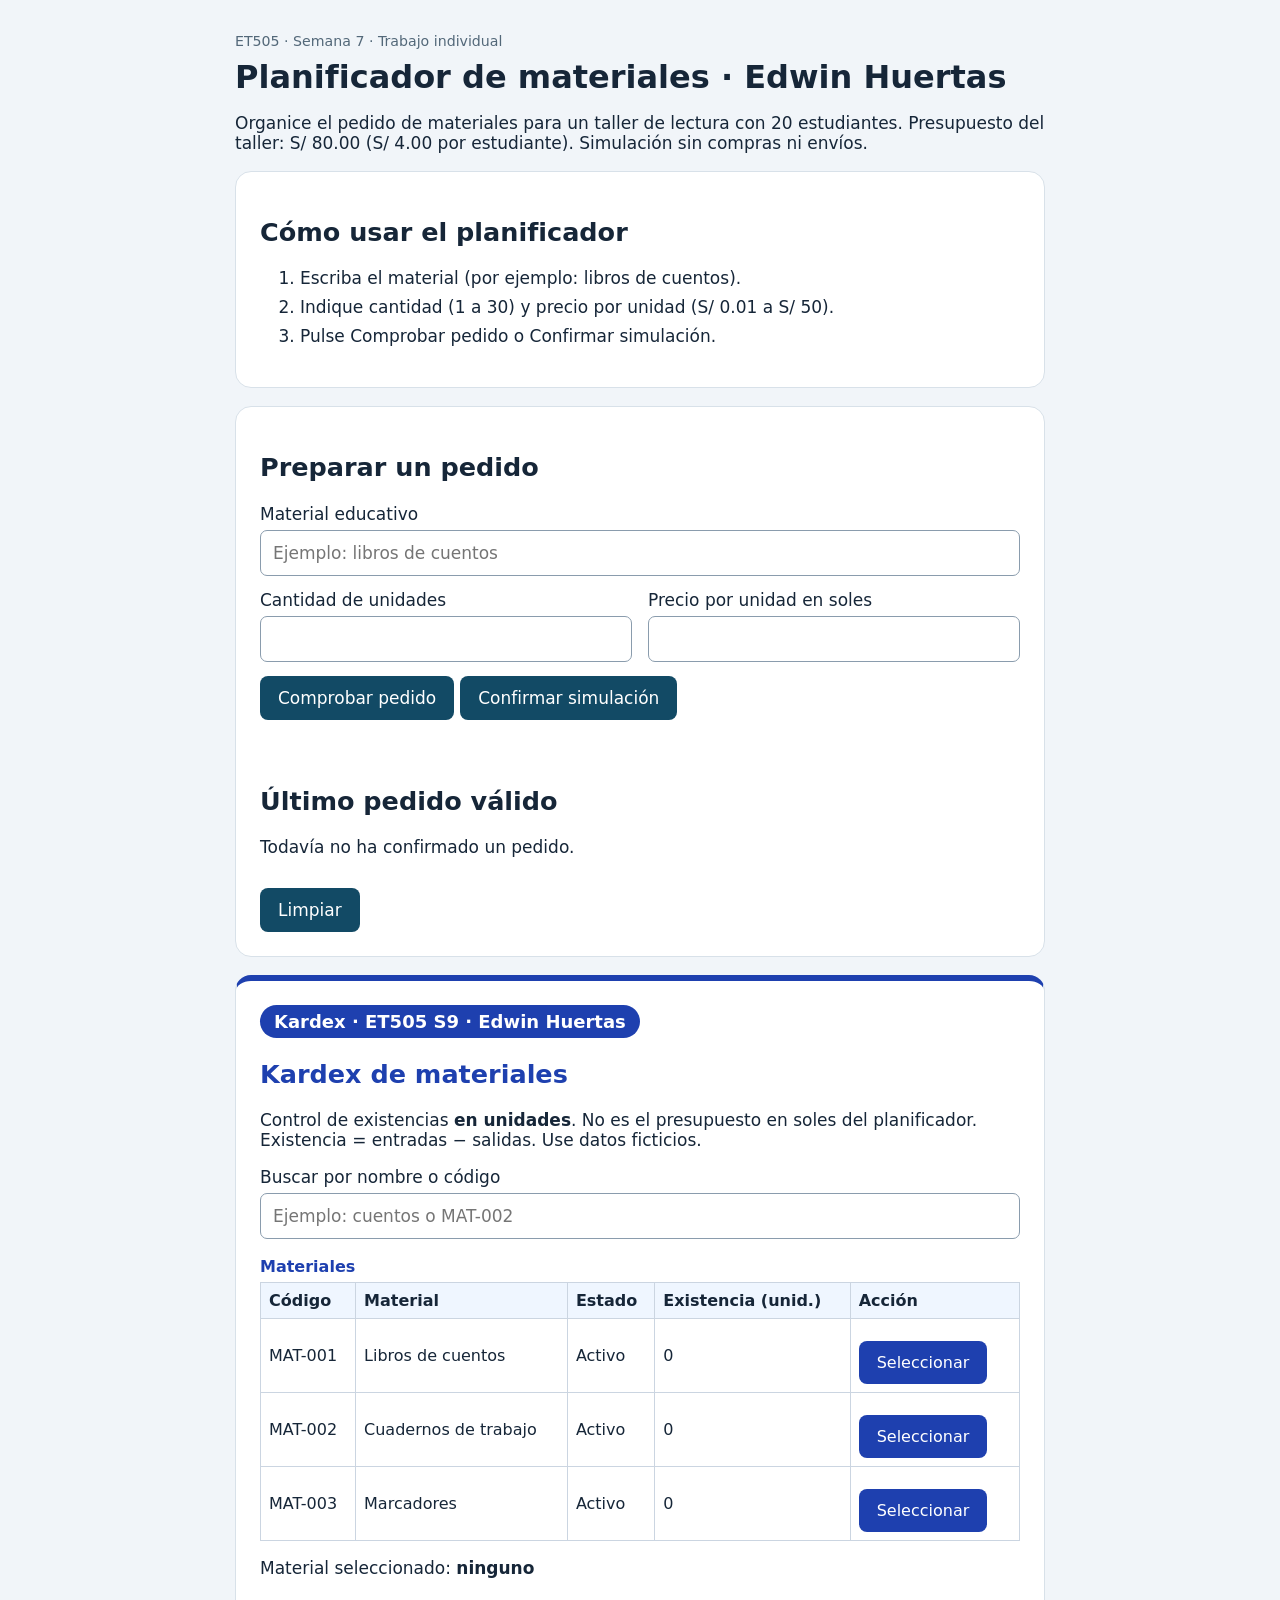
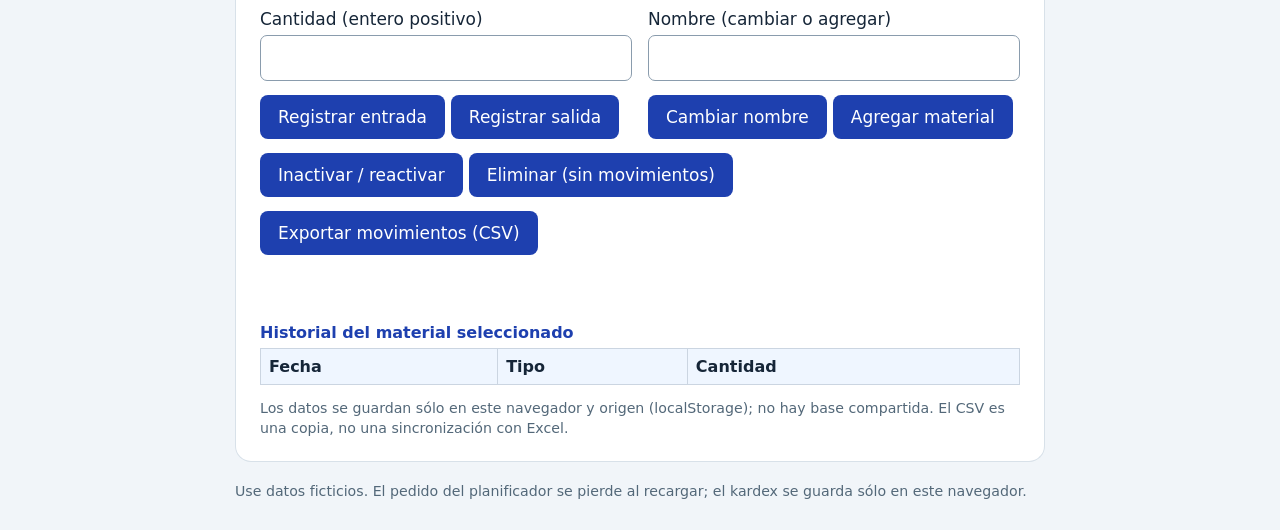
<file: index.html>
<!doctype html>
<html lang="es"><head><meta charset="utf-8"><meta name="viewport" content="width=device-width,initial-scale=1"><title>Planificador de materiales · Edwin Huertas</title>
<link rel="stylesheet" href="styles.css"><link rel="stylesheet" href="personalizacion.css"></head>
<body><main><small>ET505 · Semana 7 · Trabajo individual</small><h1>Planificador de materiales · Edwin Huertas</h1><p>Organice el pedido de materiales para un taller de lectura con 20 estudiantes. Presupuesto del taller: S/ 80.00 (S/ 4.00 por estudiante). Simulación sin compras ni envíos.</p>
<section><h2>Cómo usar el planificador</h2><ol><li>Escriba el material (por ejemplo: libros de cuentos).</li><li>Indique cantidad (1 a 30) y precio por unidad (S/ 0.01 a S/ 50).</li><li>Pulse Comprobar pedido o Confirmar simulación.</li></ol></section>
<section><h2>Preparar un pedido</h2><form id="formulario" novalidate><label for="material">Material educativo</label><input id="material" maxlength="60" placeholder="Ejemplo: libros de cuentos" autocomplete="off"><div class="grid"><div><label for="cantidad">Cantidad de unidades</label><input id="cantidad" type="number" min="1" max="30" step="1"></div><div><label for="precio">Precio por unidad en soles</label><input id="precio" type="number" min="0.01" max="50" step="0.01"></div></div><button id="comprobar" type="button">Comprobar pedido</button><button type="submit">Confirmar simulación</button><p id="mensaje" role="status" aria-live="polite" aria-atomic="true" tabindex="-1"></p></form><h2>Último pedido válido</h2><p id="vacio">Todavía no ha confirmado un pedido.</p><div id="ficha" hidden></div><button id="limpiar" type="button">Limpiar</button></section><section id="kardex" class="kardex">
<span class="etiqueta">Kardex · ET505 S9 · Edwin Huertas</span>
<h2>Kardex de materiales</h2>
<p>Control de existencias <strong>en unidades</strong>. No es el presupuesto en soles del planificador. Existencia = entradas − salidas. Use datos ficticios.</p>
<form id="kx-buscador" novalidate><label for="kx-buscar">Buscar por nombre o código</label><input id="kx-buscar" autocomplete="off" placeholder="Ejemplo: cuentos o MAT-002"></form>
<table><caption>Materiales</caption><thead><tr><th>Código</th><th>Material</th><th>Estado</th><th>Existencia (unid.)</th><th>Acción</th></tr></thead><tbody id="kx-lista"></tbody></table>
<p id="kx-sin-resultados" hidden>Sin coincidencias. No hay material seleccionado.</p>
<p>Material seleccionado: <strong id="kx-seleccion">ninguno</strong></p>
<div class="kx-grid"><div><label for="kx-cantidad">Cantidad (entero positivo)</label><input id="kx-cantidad" inputmode="numeric" autocomplete="off"><button id="kx-entrada" type="button">Registrar entrada</button><button id="kx-salida" type="button">Registrar salida</button></div>
<div><label for="kx-nombre">Nombre (cambiar o agregar)</label><input id="kx-nombre" maxlength="60" autocomplete="off"><button id="kx-renombrar" type="button">Cambiar nombre</button><button id="kx-agregar" type="button">Agregar material</button></div></div>
<div><button id="kx-estado" type="button">Inactivar / reactivar</button><button id="kx-eliminar" type="button">Eliminar (sin movimientos)</button><button id="kx-csv" type="button">Exportar movimientos (CSV)</button></div>
<p id="kx-mensaje" role="status" aria-live="polite" aria-atomic="true" tabindex="-1"></p>
<table><caption>Historial del material seleccionado</caption><thead><tr><th>Fecha</th><th>Tipo</th><th>Cantidad</th></tr></thead><tbody id="kx-historial"></tbody></table>
<small>Los datos se guardan sólo en este navegador y origen (localStorage); no hay base compartida. El CSV es una copia, no una sincronización con Excel.</small>
</section><small>Use datos ficticios. El pedido del planificador se pierde al recargar; el kardex se guarda sólo en este navegador.</small></main>
<script src="app.js"></script><script src="kardex.js"></script></body></html>
</file>
<file: styles.css>
*{box-sizing:border-box}body{margin:0;background:#f1f5f9;color:#162638;font:17px system-ui}main{max-width:850px;margin:auto;padding:30px 20px}section{background:white;padding:24px;border-radius:16px;margin:18px 0;border:1px solid #d8e1e9}h1{font-size:32px;margin:8px 0}small{color:#536879}label{display:block;margin:14px 0 6px}input{width:100%;padding:12px;border:1px solid #8a9cad;border-radius:7px;font:inherit}.grid{display:grid;grid-template-columns:1fr 1fr;gap:16px}button{padding:12px 18px;border:0;border-radius:8px;background:#124a65;color:white;font:inherit;margin:14px 6px 0 0;cursor:pointer}button:focus-visible,input:focus-visible{outline:3px solid #ecaa22}#mensaje{min-height:28px;font-weight:600}#ficha{border-left:5px solid #16735a;padding:16px;background:#eef8f2;white-space:pre-line}li{margin:9px 0}@media(max-width:540px){.grid{grid-template-columns:1fr}h1{font-size:27px}}
#mensaje{white-space:pre-line}#mensaje.error{color:#991b1b;background:#fef2f2;border:2px solid #b91c1c;border-left-width:6px;border-radius:8px;padding:16px;font-weight:700}#mensaje.error:focus{outline:3px solid #b91c1c;outline-offset:3px}#mensaje.exito{color:#166534;background:#f0fdf4;border-left:5px solid #15803d;padding:14px}
</file>
<file: personalizacion.css>
/* PERSONALIZACIÓN S9 · paleta RGB azul (30,64,175): texto blanco sobre azul con contraste alto (≈9:1) */
:root{--kx-primario:rgb(30,64,175);--kx-claro:rgb(239,246,255);--kx-texto:rgb(22,38,56);--kx-error:rgb(153,27,27);--kx-exito:rgb(22,101,52)}
.kardex{border-top:6px solid var(--kx-primario)}
.kardex .etiqueta{display:inline-block;background:var(--kx-primario);color:rgb(255,255,255);font-size:18px;font-weight:700;padding:6px 14px;border-radius:999px}
.kardex h2{color:var(--kx-primario)}
.kardex button{background:var(--kx-primario)}
.kardex button:focus-visible,.kardex input:focus-visible{outline:3px solid rgb(236,170,34)}
.kardex table{width:100%;border-collapse:collapse;margin:12px 0;font-size:16px}
.kardex caption{text-align:left;font-weight:700;color:var(--kx-primario);padding:6px 0}
.kardex th{background:var(--kx-claro);text-align:left}
.kardex th,.kardex td{border:1px solid rgb(203,213,225);padding:8px}
.kardex tr.elegido td{background:var(--kx-claro);font-weight:700}
.kx-grid{display:grid;grid-template-columns:1fr 1fr;gap:16px}
#kx-mensaje{white-space:pre-line;min-height:28px;font-weight:600}
#kx-mensaje.error{color:var(--kx-error);background:rgb(254,242,242);border:2px solid var(--kx-error);border-radius:8px;padding:14px}
#kx-mensaje.exito{color:var(--kx-exito);background:rgb(240,253,244);border-left:5px solid var(--kx-exito);padding:14px}
@media(max-width:540px){.kx-grid{grid-template-columns:1fr}.kardex table{font-size:14px}}
</file>
